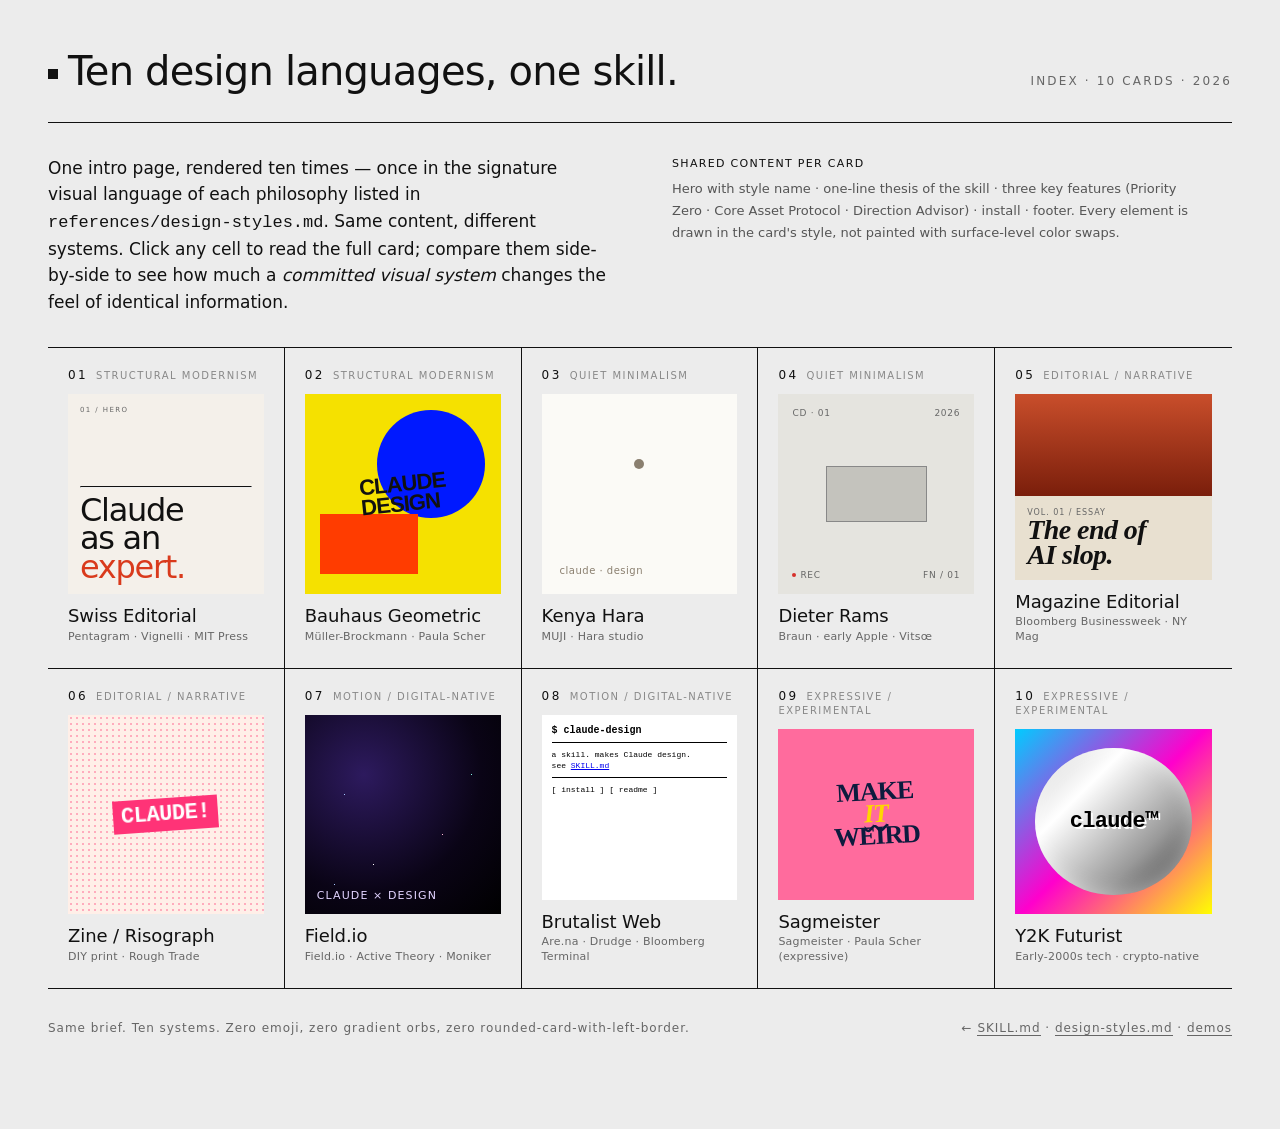
<file: .agents/skills/claude-design/demos/style-gallery/index.html>
<!doctype html>
<!--
  Ten-Style Gallery — index page
  Neutral utilitarian hub. Deliberately under-styled so the 10 cards compete visually, not the index.
-->
<html lang="en">
<head>
<meta charset="utf-8">
<meta name="viewport" content="width=device-width, initial-scale=1">
<title>Claude Design Skill · Ten design languages</title>
<link rel="preconnect" href="https://rsms.me/">
<link rel="stylesheet" href="https://rsms.me/inter/inter.css">
<style>
  * { box-sizing: border-box; }
  body {
    margin: 0; background: #ececec; color: #111;
    font-family: 'Inter', -apple-system, system-ui, sans-serif;
    font-feature-settings: 'ss01','cv11','tnum';
    -webkit-font-smoothing: antialiased;
  }
  a { color: inherit; text-decoration: none; }
  .wrap { max-width: 1440px; margin: 0 auto; padding: 48px 48px 96px; }
  header {
    display: grid; grid-template-columns: 1fr auto; align-items: baseline; gap: 24px;
    padding-bottom: 28px; border-bottom: 1px solid #111;
    margin-bottom: 0;
  }
  header h1 {
    margin: 0; font-size: 40px; font-weight: 500; letter-spacing: -0.02em;
  }
  header .mark { width: 10px; height: 10px; background: #111; display: inline-block; margin-right: 10px; vertical-align: middle; }
  header .meta { font-size: 12px; letter-spacing: 0.18em; text-transform: uppercase; color: #666; font-variant-numeric: tabular-nums; }
  .intro {
    padding: 32px 0;
    border-bottom: 1px solid #111;
    display: grid; grid-template-columns: 1fr 1fr; gap: 64px;
  }
  .intro p { margin: 0; font-size: 17px; line-height: 1.55; max-width: 640px; }
  .intro .right { font-size: 13px; color: #555; line-height: 1.7; max-width: 520px; }
  .intro .right b { color: #111; font-weight: 500; display: block; margin-bottom: 4px; text-transform: uppercase; letter-spacing: 0.12em; font-size: 11px; }

  .grid {
    display: grid; grid-template-columns: repeat(5, 1fr);
    grid-auto-rows: 320px;
    border-bottom: 1px solid #111;
  }
  .cell {
    border-right: 1px solid #111;
    padding: 20px 20px 24px;
    display: grid; grid-template-rows: auto 1fr auto;
    gap: 12px;
    position: relative;
    transition: background 120ms;
    background: #ececec;
    overflow: hidden;
    min-height: 0;
  }
  .cell:nth-child(5n) { border-right: none; }
  .cell:nth-child(n+6) { border-top: 1px solid #111; }
  .cell:hover { background: #fff; }
  .cell .n {
    font-size: 12px; letter-spacing: 0.2em; font-variant-numeric: tabular-nums; color: #111;
    font-weight: 500;
  }
  .cell .n span.school { color: #888; font-size: 10px; letter-spacing: 0.15em; text-transform: uppercase; margin-left: 8px; }
  .cell .preview {
    position: relative;
    overflow: hidden;
    min-height: 0;
  }
  .cell h3 {
    margin: 0 0 4px;
    font-size: 18px; font-weight: 500; letter-spacing: -0.005em;
    line-height: 1.1;
  }
  .cell .flag { font-size: 11px; color: #666; letter-spacing: 0.02em; line-height: 1.3; }

  /* Each preview rendered in-cell as miniature of the style's DNA */
  /* 01 Swiss Editorial */
  .p-swiss {
    background: #f4f0ea; padding: 12px;
    display: flex; flex-direction: column; justify-content: space-between;
  }
  .p-swiss .t { font-size: 32px; font-weight: 400; letter-spacing: -0.04em; color: #111; line-height: 0.9; }
  .p-swiss .t em { font-style: normal; color: #d93a1c; }
  .p-swiss .rule { border-top: 1px solid #111; margin: 8px 0; }
  .p-swiss .cap { font-size: 7px; letter-spacing: 0.2em; text-transform: uppercase; color: #666; }

  /* 02 Bauhaus */
  .p-bauhaus {
    background: #f5e100; padding: 10px; display: flex; align-items: center; justify-content: center;
    position: relative;
  }
  .p-bauhaus::before {
    content: ''; width: 55%; aspect-ratio: 1; border-radius: 50%;
    background: #0019ff; position: absolute; top: 8%; right: 8%;
  }
  .p-bauhaus::after {
    content: ''; width: 50%; height: 30%;
    background: #ff3c00; position: absolute; bottom: 10%; left: 8%;
  }
  .p-bauhaus .t { position: relative; z-index: 2; color: #111; font-weight: 700; font-size: 22px; letter-spacing: -0.04em; font-family: 'Futura', 'Inter', sans-serif; line-height: 0.9; transform: rotate(-6deg); }

  /* 03 Kenya Hara */
  .p-hara {
    background: #fbfaf6; padding: 18px; display: flex; flex-direction: column; justify-content: flex-end;
    position: relative;
  }
  .p-hara::before {
    content: ''; position: absolute; top: 35%; left: 50%; transform: translate(-50%, -50%);
    width: 10px; height: 10px; border-radius: 50%; background: #8a7f6f;
  }
  .p-hara .t { font-size: 10px; color: #8a7f6f; letter-spacing: 0.05em; font-weight: 400; }

  /* 04 Dieter Rams */
  .p-rams {
    background: #e5e4df; padding: 14px; display: flex; flex-direction: column; justify-content: space-between;
    color: #2a2a2a;
  }
  .p-rams .box { width: 60%; aspect-ratio: 1.8; background: #c4c3bd; align-self: center; border: 1px solid #888; }
  .p-rams .label { font-size: 9px; letter-spacing: 0.08em; color: #666; display: flex; justify-content: space-between; font-variant-numeric: tabular-nums; }
  .p-rams .dot { width: 4px; height: 4px; background: #d6302b; border-radius: 50%; display: inline-block; vertical-align: middle; margin-right: 4px; }

  /* 05 Magazine Editorial */
  .p-mag {
    background: #e8e0d0; padding: 12px; display: flex; flex-direction: column; justify-content: flex-end;
    position: relative;
  }
  .p-mag::before {
    content: ''; position: absolute; top: 0; left: 0; right: 0; height: 55%;
    background: linear-gradient(180deg, #c94e2b, #7a1e0b);
  }
  .p-mag .t {
    font-family: Georgia, 'Times New Roman', serif;
    font-size: 28px; font-weight: 700; letter-spacing: -0.02em; color: #111; line-height: 0.9;
    font-style: italic;
    position: relative; z-index: 2;
  }
  .p-mag .by { font-size: 8px; letter-spacing: 0.12em; color: #666; text-transform: uppercase; position: relative; z-index: 2; margin-top: 4px; }

  /* 06 Zine / Risograph */
  .p-zine {
    background: #ffefe8; padding: 10px;
    position: relative; overflow: hidden;
    display: flex; align-items: center; justify-content: center;
  }
  .p-zine::before {
    content: ''; position: absolute; inset: 0;
    background-image: radial-gradient(circle, #ff3377 1px, transparent 1px);
    background-size: 6px 6px;
    mix-blend-mode: multiply;
    opacity: 0.35;
  }
  .p-zine .t {
    font-family: 'Courier New', monospace; font-weight: 700; color: #00546b;
    font-size: 22px; transform: rotate(-4deg); letter-spacing: -0.02em;
    position: relative; z-index: 2;
    background: #ff3377; padding: 4px 8px; color: #fff;
  }

  /* 07 Field.io */
  .p-field {
    background: radial-gradient(circle at 30% 30%, #2d1a5e 0%, #0a0416 60%, #000 100%);
    padding: 12px;
    display: flex; flex-direction: column; justify-content: flex-end;
    position: relative; overflow: hidden;
  }
  .p-field::before {
    content: ''; position: absolute; inset: 0;
    background-image:
      radial-gradient(1px 1px at 20% 40%, #a7c8ff 50%, transparent 50%),
      radial-gradient(1px 1px at 50% 20%, #e2d4ff 50%, transparent 50%),
      radial-gradient(1px 1px at 70% 60%, #ffb8d4 50%, transparent 50%),
      radial-gradient(1px 1px at 85% 30%, #7ff5e4 50%, transparent 50%),
      radial-gradient(1px 1px at 35% 75%, #ffffff 50%, transparent 50%),
      radial-gradient(1px 1px at 15% 85%, #a7c8ff 50%, transparent 50%);
  }
  .p-field .t { font-size: 11px; color: #e2d4ff; letter-spacing: 0.1em; position: relative; z-index: 2; font-weight: 300; }

  /* 08 Brutalist Web */
  .p-brut {
    background: #fff; padding: 10px;
    font-family: 'JetBrains Mono', 'Courier New', monospace;
    color: #000;
    display: flex; flex-direction: column; gap: 4px;
    overflow: hidden;
  }
  .p-brut .l1 { font-size: 10px; font-weight: 700; }
  .p-brut .l2 { font-size: 8px; line-height: 1.4; }
  .p-brut .l2 u { color: #0000ee; text-decoration: underline; }
  .p-brut .hr { border-top: 1px solid #000; margin: 2px 0; }

  /* 09 Sagmeister */
  .p-sag {
    background: #ff6b9d; padding: 10px;
    position: relative; overflow: hidden;
    display: flex; align-items: center; justify-content: center;
  }
  .p-sag .t {
    font-family: Georgia, serif; font-weight: 900;
    color: #0d1b3e; font-size: 26px; line-height: 0.85;
    letter-spacing: -0.04em; text-align: center;
    transform: rotate(-3deg);
  }
  .p-sag .t em { font-style: italic; color: #ffd700; text-decoration: underline wavy #0d1b3e; }

  /* 10 Y2K Futurist */
  .p-y2k {
    background: linear-gradient(135deg, #0cf 0%, #f0c 50%, #ff0 100%);
    padding: 10px;
    position: relative; overflow: hidden;
    display: flex; align-items: center; justify-content: center;
  }
  .p-y2k::before {
    content: ''; position: absolute; inset: 10%;
    border-radius: 50%;
    background: linear-gradient(135deg, #ccc 0%, #fff 30%, #999 70%, #333 100%);
    box-shadow: inset 0 0 20px rgba(255,255,255,0.5);
  }
  .p-y2k .t {
    position: relative; z-index: 2;
    font-family: 'Courier New', monospace;
    font-size: 22px; font-weight: 700;
    color: #000; letter-spacing: -0.03em;
    text-shadow: 2px 2px 0 #fff;
  }

  footer {
    padding: 32px 0 0; font-size: 12px; color: #666;
    display: grid; grid-template-columns: 1fr auto; gap: 24px; align-items: baseline;
    letter-spacing: 0.08em;
  }
  footer a { border-bottom: 1px solid #666; }
  footer a:hover { color: #111; border-bottom-color: #111; }

  @media (max-width: 1100px) {
    .grid { grid-template-columns: repeat(2, 1fr); grid-auto-rows: 300px; }
    .cell:nth-child(5n) { border-right: 1px solid #111; }
    .cell:nth-child(2n) { border-right: none; }
    .cell:nth-child(n+3) { border-top: 1px solid #111; }
    .intro { grid-template-columns: 1fr; }
  }
  @media (max-width: 600px) {
    .wrap { padding: 24px 16px 48px; }
    header h1 { font-size: 28px; }
    .grid { grid-template-columns: 1fr; grid-auto-rows: 260px; }
    .cell { border-right: none !important; }
    .cell + .cell { border-top: 1px solid #111 !important; }
  }
</style>
</head>
<body>
<div class="wrap">
  <header>
    <h1><span class="mark"></span>Ten design languages, one skill.</h1>
    <div class="meta">INDEX · 10 CARDS · 2026</div>
  </header>

  <div class="intro">
    <p>
      One intro page, rendered ten times — once in the signature visual language of each philosophy
      listed in <code>references/design-styles.md</code>. Same content, different systems.
      Click any cell to read the full card; compare them side-by-side to see how much a
      <i>committed visual system</i> changes the feel of identical information.
    </p>
    <div class="right">
      <b>Shared content per card</b>
      Hero with style name · one-line thesis of the skill · three key features
      (Priority Zero · Core Asset Protocol · Direction Advisor) · install · footer.
      Every element is drawn in the card's style, not painted with surface-level color swaps.
    </div>
  </div>

  <nav class="grid">

    <a href="01-swiss-editorial.html" class="cell">
      <div class="n">01<span class="school">Structural modernism</span></div>
      <div class="preview p-swiss">
        <div class="cap">01 / Hero</div>
        <div>
          <hr class="rule">
          <div class="t">Claude<br>as an <em>expert.</em></div>
        </div>
      </div>
      <div>
        <h3>Swiss Editorial</h3>
        <div class="flag">Pentagram · Vignelli · MIT Press</div>
      </div>
    </a>

    <a href="02-bauhaus-geometric.html" class="cell">
      <div class="n">02<span class="school">Structural modernism</span></div>
      <div class="preview p-bauhaus">
        <div class="t">CLAUDE<br>DESIGN</div>
      </div>
      <div>
        <h3>Bauhaus Geometric</h3>
        <div class="flag">Müller-Brockmann · Paula Scher</div>
      </div>
    </a>

    <a href="03-kenya-hara.html" class="cell">
      <div class="n">03<span class="school">Quiet minimalism</span></div>
      <div class="preview p-hara">
        <div class="t">claude · design</div>
      </div>
      <div>
        <h3>Kenya Hara</h3>
        <div class="flag">MUJI · Hara studio</div>
      </div>
    </a>

    <a href="04-dieter-rams.html" class="cell">
      <div class="n">04<span class="school">Quiet minimalism</span></div>
      <div class="preview p-rams">
        <div class="label"><span>CD · 01</span><span>2026</span></div>
        <div class="box"></div>
        <div class="label"><span><span class="dot"></span>REC</span><span>FN / 01</span></div>
      </div>
      <div>
        <h3>Dieter Rams</h3>
        <div class="flag">Braun · early Apple · Vitsœ</div>
      </div>
    </a>

    <a href="05-magazine-editorial.html" class="cell">
      <div class="n">05<span class="school">Editorial / narrative</span></div>
      <div class="preview p-mag">
        <div class="by">Vol. 01 / Essay</div>
        <div class="t">The end of<br>AI slop.</div>
      </div>
      <div>
        <h3>Magazine Editorial</h3>
        <div class="flag">Bloomberg Businessweek · NY Mag</div>
      </div>
    </a>

    <a href="06-zine-risograph.html" class="cell">
      <div class="n">06<span class="school">Editorial / narrative</span></div>
      <div class="preview p-zine">
        <div class="t">CLAUDE!</div>
      </div>
      <div>
        <h3>Zine / Risograph</h3>
        <div class="flag">DIY print · Rough Trade</div>
      </div>
    </a>

    <a href="07-field-io.html" class="cell">
      <div class="n">07<span class="school">Motion / digital-native</span></div>
      <div class="preview p-field">
        <div class="t">CLAUDE × DESIGN</div>
      </div>
      <div>
        <h3>Field.io</h3>
        <div class="flag">Field.io · Active Theory · Moniker</div>
      </div>
    </a>

    <a href="08-brutalist-web.html" class="cell">
      <div class="n">08<span class="school">Motion / digital-native</span></div>
      <div class="preview p-brut">
        <div class="l1">$ claude-design</div>
        <div class="hr"></div>
        <div class="l2">a skill. makes Claude design.<br>see <u>SKILL.md</u></div>
        <div class="hr"></div>
        <div class="l2">[ install ] [ readme ]</div>
      </div>
      <div>
        <h3>Brutalist Web</h3>
        <div class="flag">Are.na · Drudge · Bloomberg Terminal</div>
      </div>
    </a>

    <a href="09-sagmeister.html" class="cell">
      <div class="n">09<span class="school">Expressive / experimental</span></div>
      <div class="preview p-sag">
        <div class="t">MAKE<br><em>IT</em><br>WEIRD</div>
      </div>
      <div>
        <h3>Sagmeister</h3>
        <div class="flag">Sagmeister · Paula Scher (expressive)</div>
      </div>
    </a>

    <a href="10-y2k-futurist.html" class="cell">
      <div class="n">10<span class="school">Expressive / experimental</span></div>
      <div class="preview p-y2k">
        <div class="t">claude™</div>
      </div>
      <div>
        <h3>Y2K Futurist</h3>
        <div class="flag">Early-2000s tech · crypto-native</div>
      </div>
    </a>

  </nav>

  <footer>
    <div>Same brief. Ten systems. Zero emoji, zero gradient orbs, zero rounded-card-with-left-border.</div>
    <div>← <a href="../../SKILL.md">SKILL.md</a> · <a href="../../references/design-styles.md">design-styles.md</a> · <a href="../README.md">demos</a></div>
  </footer>
</div>
</body>
</html>
</file>
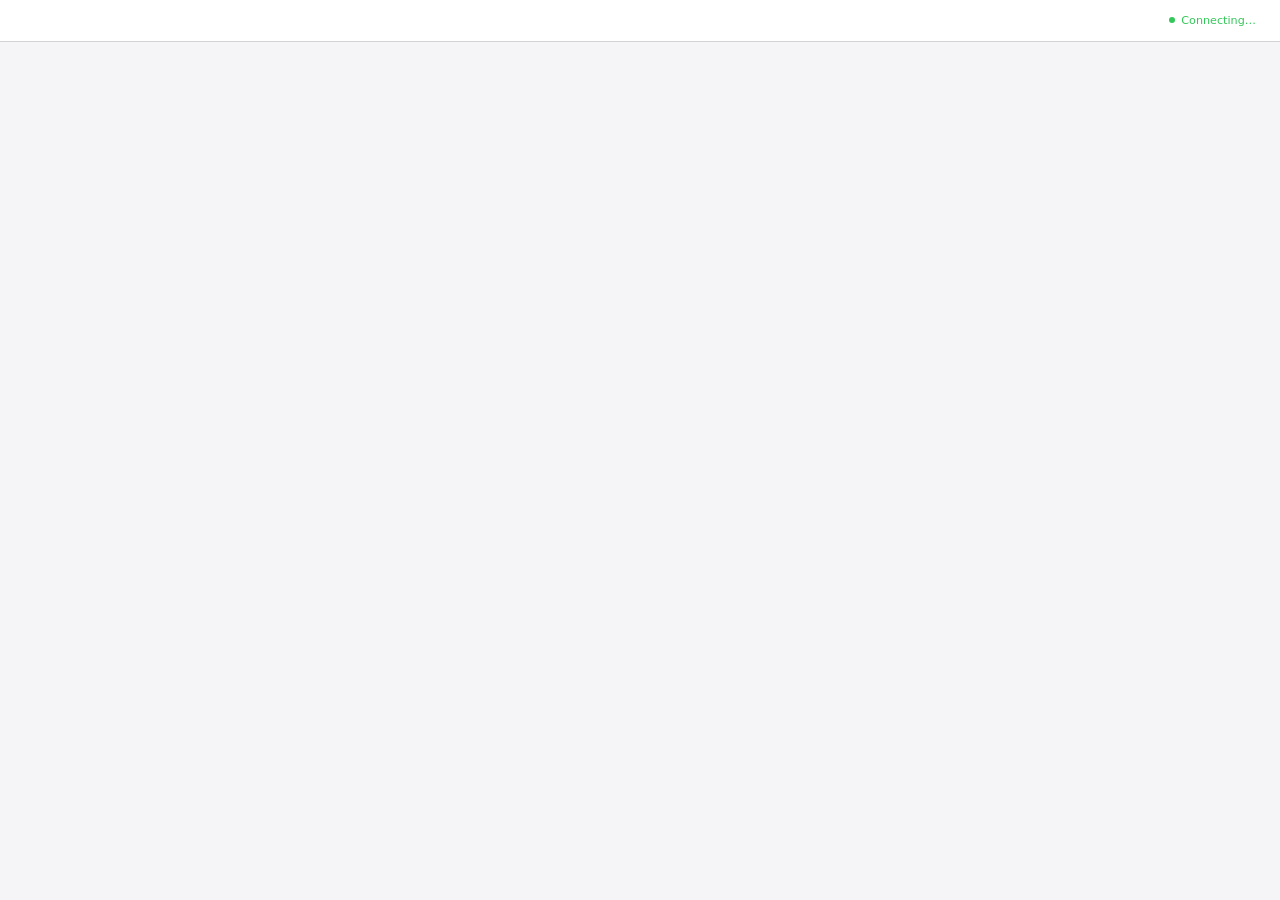
<file: .agents/skills/brainstorming/scripts/frame-template.html>
<!DOCTYPE html>
<html>
<head>
  <meta charset="utf-8">
  <title>Superpowers Brainstorming</title>
  <style>
    /*
     * BRAINSTORM COMPANION FRAME TEMPLATE
     *
     * This template provides a consistent frame with:
     * - OS-aware light/dark theming
     * - Header branding and connection status
     * - Scrollable main content area
     * - CSS helpers for common UI patterns
     *
     * Content is injected via placeholder comment in #frame-content.
     */

    * { box-sizing: border-box; margin: 0; padding: 0; }
    html, body { height: 100%; overflow: hidden; }

    /* ===== THEME VARIABLES ===== */
    :root {
      --bg-primary: #f5f5f7;
      --bg-secondary: #ffffff;
      --bg-tertiary: #e5e5e7;
      --border: #d1d1d6;
      --text-primary: #1d1d1f;
      --text-secondary: #86868b;
      --text-tertiary: #aeaeb2;
      --accent: #0071e3;
      --accent-hover: #0077ed;
      --success: #34c759;
      --warning: #ff9f0a;
      --error: #ff3b30;
      --selected-bg: #e8f4fd;
      --selected-border: #0071e3;
    }

    @media (prefers-color-scheme: dark) {
      :root {
        --bg-primary: #1d1d1f;
        --bg-secondary: #2d2d2f;
        --bg-tertiary: #3d3d3f;
        --border: #424245;
        --text-primary: #f5f5f7;
        --text-secondary: #86868b;
        --text-tertiary: #636366;
        --accent: #0a84ff;
        --accent-hover: #409cff;
        --selected-bg: rgba(10, 132, 255, 0.15);
        --selected-border: #0a84ff;
      }
    }

    body {
      font-family: system-ui, -apple-system, BlinkMacSystemFont, sans-serif;
      background: var(--bg-primary);
      color: var(--text-primary);
      display: flex;
      flex-direction: column;
      line-height: 1.5;
    }

    /* ===== FRAME STRUCTURE ===== */
    .brand { display: flex; align-items: center; min-width: 0; overflow: hidden; color: var(--text-secondary); line-height: 1; }
    .brand a { color: inherit; text-decoration: none; display: flex; align-items: center; gap: 0.5rem; min-width: 0; max-width: 100%; line-height: 1; }
    .brand-copy { display: block; min-width: 0; overflow: hidden; text-overflow: ellipsis; white-space: nowrap; line-height: 1; transform: translateY(-1px); }
    .brand-logo { display: block; height: 1em; width: auto; max-width: 180px; flex-shrink: 0; filter: invert(1); }
    @media (prefers-color-scheme: dark) {
      .brand-logo { filter: none; }
    }
    .status { font-size: 0.7rem; color: var(--status-color, var(--success)); display: flex; align-items: center; gap: 0.4rem; justify-self: end; white-space: nowrap; line-height: 1; }
    .status::before { content: ''; width: 6px; height: 6px; background: var(--status-color, var(--success)); border-radius: 50%; }

    .main { flex: 1; overflow-y: auto; }
    #frame-content { padding: 2rem; min-height: 100%; }

    .header {
      background: var(--bg-secondary);
      border-bottom: 1px solid var(--border);
      padding: 0.5rem 1.5rem;
      flex-shrink: 0;
      display: grid;
      grid-template-columns: minmax(0, 1fr) auto;
      align-items: center;
      gap: 1rem;
      min-height: 42px;
    }
    .header .brand { justify-self: start; width: 100%; font-size: 0.75rem; line-height: 1; }
    .header .status { grid-column: 2; line-height: 1; }
    .header span {
      font-size: 0.75rem;
      color: var(--text-secondary);
    }
    .header .selected-text {
      color: var(--accent);
      font-weight: 500;
    }

    /* ===== TYPOGRAPHY ===== */
    h2 { font-size: 1.5rem; font-weight: 600; margin-bottom: 0.5rem; }
    h3 { font-size: 1.1rem; font-weight: 600; margin-bottom: 0.25rem; }
    .subtitle { color: var(--text-secondary); margin-bottom: 1.5rem; }
    .section { margin-bottom: 2rem; }
    .label { font-size: 0.7rem; color: var(--text-secondary); text-transform: uppercase; letter-spacing: 0.05em; margin-bottom: 0.5rem; }

    /* ===== OPTIONS (for A/B/C choices) ===== */
    .options { display: flex; flex-direction: column; gap: 0.75rem; }
    .option {
      background: var(--bg-secondary);
      border: 2px solid var(--border);
      border-radius: 12px;
      padding: 1rem 1.25rem;
      cursor: pointer;
      transition: all 0.15s ease;
      display: flex;
      align-items: flex-start;
      gap: 1rem;
    }
    .option:hover { border-color: var(--accent); }
    .option.selected { background: var(--selected-bg); border-color: var(--selected-border); }
    .option .letter {
      background: var(--bg-tertiary);
      color: var(--text-secondary);
      width: 1.75rem; height: 1.75rem;
      border-radius: 6px;
      display: flex; align-items: center; justify-content: center;
      font-weight: 600; font-size: 0.85rem; flex-shrink: 0;
    }
    .option.selected .letter { background: var(--accent); color: white; }
    .option .content { flex: 1; }
    .option .content h3 { font-size: 0.95rem; margin-bottom: 0.15rem; }
    .option .content p { color: var(--text-secondary); font-size: 0.85rem; margin: 0; }

    /* ===== CARDS (for showing designs/mockups) ===== */
    .cards { display: grid; grid-template-columns: repeat(auto-fit, minmax(280px, 1fr)); gap: 1rem; }
    .card {
      background: var(--bg-secondary);
      border: 1px solid var(--border);
      border-radius: 12px;
      overflow: hidden;
      cursor: pointer;
      transition: all 0.15s ease;
    }
    .card:hover { border-color: var(--accent); transform: translateY(-2px); box-shadow: 0 4px 12px rgba(0,0,0,0.1); }
    .card.selected { border-color: var(--selected-border); border-width: 2px; }
    .card-image { background: var(--bg-tertiary); aspect-ratio: 16/10; display: flex; align-items: center; justify-content: center; }
    .card-body { padding: 1rem; }
    .card-body h3 { margin-bottom: 0.25rem; }
    .card-body p { color: var(--text-secondary); font-size: 0.85rem; }

    /* ===== MOCKUP CONTAINER ===== */
    .mockup {
      background: var(--bg-secondary);
      border: 1px solid var(--border);
      border-radius: 12px;
      overflow: hidden;
      margin-bottom: 1.5rem;
    }
    .mockup-header {
      background: var(--bg-tertiary);
      padding: 0.5rem 1rem;
      font-size: 0.75rem;
      color: var(--text-secondary);
      border-bottom: 1px solid var(--border);
    }
    .mockup-body { padding: 1.5rem; }

    /* ===== SPLIT VIEW (side-by-side comparison) ===== */
    .split { display: grid; grid-template-columns: 1fr 1fr; gap: 1.5rem; }
    @media (max-width: 700px) { .split { grid-template-columns: 1fr; } }

    /* ===== PROS/CONS ===== */
    .pros-cons { display: grid; grid-template-columns: 1fr 1fr; gap: 1rem; margin: 1rem 0; }
    .pros, .cons { background: var(--bg-secondary); border-radius: 8px; padding: 1rem; }
    .pros h4 { color: var(--success); font-size: 0.85rem; margin-bottom: 0.5rem; }
    .cons h4 { color: var(--error); font-size: 0.85rem; margin-bottom: 0.5rem; }
    .pros ul, .cons ul { margin-left: 1.25rem; font-size: 0.85rem; color: var(--text-secondary); }
    .pros li, .cons li { margin-bottom: 0.25rem; }

    /* ===== PLACEHOLDER (for mockup areas) ===== */
    .placeholder {
      background: var(--bg-tertiary);
      border: 2px dashed var(--border);
      border-radius: 8px;
      padding: 2rem;
      text-align: center;
      color: var(--text-tertiary);
    }

    /* ===== INLINE MOCKUP ELEMENTS ===== */
    .mock-nav { background: var(--accent); color: white; padding: 0.75rem 1rem; display: flex; gap: 1.5rem; font-size: 0.9rem; }
    .mock-sidebar { background: var(--bg-tertiary); padding: 1rem; min-width: 180px; }
    .mock-content { padding: 1.5rem; flex: 1; }
    .mock-button { background: var(--accent); color: white; border: none; padding: 0.5rem 1rem; border-radius: 6px; font-size: 0.85rem; }
    .mock-input { background: var(--bg-primary); border: 1px solid var(--border); border-radius: 6px; padding: 0.5rem; width: 100%; }
  </style>
</head>
<body>
  <div class="header">
    <!-- BRANDING -->
    <div class="status">Connecting…</div>
  </div>

  <div class="main">
    <div id="frame-content">
      <!-- CONTENT -->
    </div>
  </div>

</body>
</html>
</file>
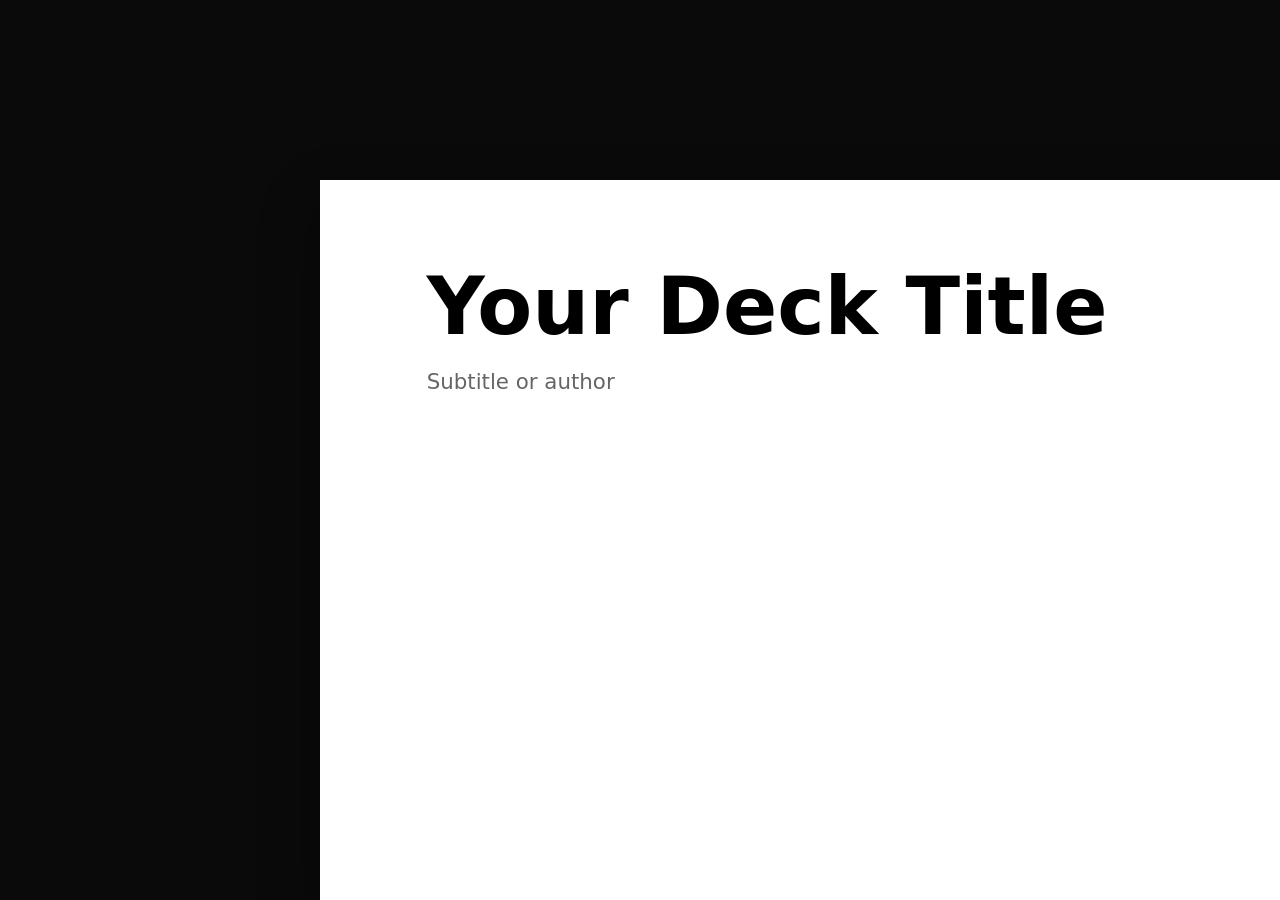
<file: .agents/skills/claude-design/assets/deck-stage.html>
<!doctype html>
<!--
  Minimal slide-deck scaffold.
  - Fixed 1920×1080 canvas that scales to fit any viewport
  - Letterboxed on black background
  - Arrow keys, click targets, and visible prev/next
  - 1-indexed slide counter
  - localStorage persistence of slide index
  - Speaker-notes sync via postMessage (if present)
  - Print-to-PDF: each slide becomes one page

  Usage:
  1. Replace <section> contents with your slides. Keep data-screen-label 1-indexed.
  2. Optional: add a <script type="application/json" id="speaker-notes"> block
     with one string per slide for speaker notes.
  3. Customize the styles inside .slide to taste. Body text ≥ 24px, headers ≥ 64px.
-->
<html lang="en">
<head>
  <meta charset="utf-8">
  <title>Deck</title>
  <style>
    :root { --stage-bg: #0a0a0a; }
    * { box-sizing: border-box; }
    html, body { margin: 0; padding: 0; height: 100%; overflow: hidden; background: var(--stage-bg); font-family: system-ui, sans-serif; }

    .stage {
      position: fixed; inset: 0; display: grid; place-items: center;
    }
    .canvas {
      width: 1920px; height: 1080px;
      transform-origin: center center;
      position: relative;
      background: white;
      box-shadow: 0 40px 80px rgba(0,0,0,0.4);
    }
    .slide {
      position: absolute; inset: 0;
      display: none;
      padding: 120px 160px;
    }
    .slide.active { display: block; }

    .chrome {
      position: fixed; z-index: 10;
      display: flex; gap: 12px; align-items: center;
      color: white; font-size: 14px;
    }
    .chrome.bottom { bottom: 20px; left: 50%; transform: translateX(-50%); }
    .chrome button {
      background: rgba(255,255,255,0.1); color: white; border: 1px solid rgba(255,255,255,0.2);
      padding: 10px 16px; border-radius: 6px; font: inherit; cursor: pointer;
    }
    .chrome button:hover { background: rgba(255,255,255,0.2); }
    .counter { opacity: 0.6; min-width: 60px; text-align: center; }

    @media print {
      @page { size: 1920px 1080px; margin: 0; }
      html, body { background: white; }
      .stage { position: static; display: block; height: auto; }
      .canvas { transform: none !important; width: 1920px; height: 1080px; box-shadow: none; page-break-after: always; }
      .slide { display: block !important; }
      .chrome { display: none; }
    }
  </style>
</head>
<body>
  <div class="stage">
    <div class="canvas" id="canvas">

      <!-- SLIDE 1 -->
      <section class="slide active" data-screen-label="01 Title">
        <h1 style="font-size: 120px; font-weight: 700; margin: 0;">Your Deck Title</h1>
        <p style="font-size: 32px; opacity: 0.6; margin-top: 24px;">Subtitle or author</p>
      </section>

      <!-- SLIDE 2 -->
      <section class="slide" data-screen-label="02 Content">
        <h2 style="font-size: 72px; font-weight: 600; margin: 0 0 48px;">Section heading</h2>
        <p style="font-size: 32px; line-height: 1.4; max-width: 1200px;">
          Body copy here. Keep text ≥ 24px on 1920×1080 slides. Prefer fewer words, bigger visuals.
        </p>
      </section>

      <!-- Add more <section class="slide"> elements here -->

    </div>
  </div>

  <nav class="chrome bottom">
    <button id="prev">← Prev</button>
    <span class="counter" id="counter">1/1</span>
    <button id="next">Next →</button>
  </nav>

  <!-- Optional: speaker notes. One string per slide, in order. Delete if unused. -->
  <script type="application/json" id="speaker-notes">
    []
  </script>

  <script>
    (() => {
      const canvas = document.getElementById('canvas');
      const slides = [...document.querySelectorAll('.slide')];
      const counter = document.getElementById('counter');
      const prev = document.getElementById('prev');
      const next = document.getElementById('next');

      const notesEl = document.getElementById('speaker-notes');
      const notes = notesEl ? JSON.parse(notesEl.textContent || '[]') : [];

      const STORAGE_KEY = 'deck-slide-index';
      let idx = Number(localStorage.getItem(STORAGE_KEY)) || 0;
      if (idx < 0 || idx >= slides.length) idx = 0;

      function go(to) {
        idx = Math.max(0, Math.min(slides.length - 1, to));
        slides.forEach((s, i) => s.classList.toggle('active', i === idx));
        counter.textContent = `${idx + 1}/${slides.length}`;
        localStorage.setItem(STORAGE_KEY, String(idx));
        // Sync speaker notes / let host know the slide changed
        try { window.parent.postMessage({ slideIndexChanged: idx, note: notes[idx] ?? '' }, '*'); } catch {}
      }

      function fit() {
        const sx = window.innerWidth / 1920;
        const sy = window.innerHeight / 1080;
        const scale = Math.min(sx, sy);
        canvas.style.transform = `scale(${scale})`;
      }

      prev.addEventListener('click', () => go(idx - 1));
      next.addEventListener('click', () => go(idx + 1));
      document.addEventListener('keydown', (e) => {
        if (e.key === 'ArrowLeft' || e.key === 'PageUp') go(idx - 1);
        if (e.key === 'ArrowRight' || e.key === 'PageDown' || e.key === ' ') go(idx + 1);
        if (e.key === 'Home') go(0);
        if (e.key === 'End') go(slides.length - 1);
      });
      window.addEventListener('resize', fit);

      fit();
      go(idx);
    })();
  </script>
</body>
</html>
</file>
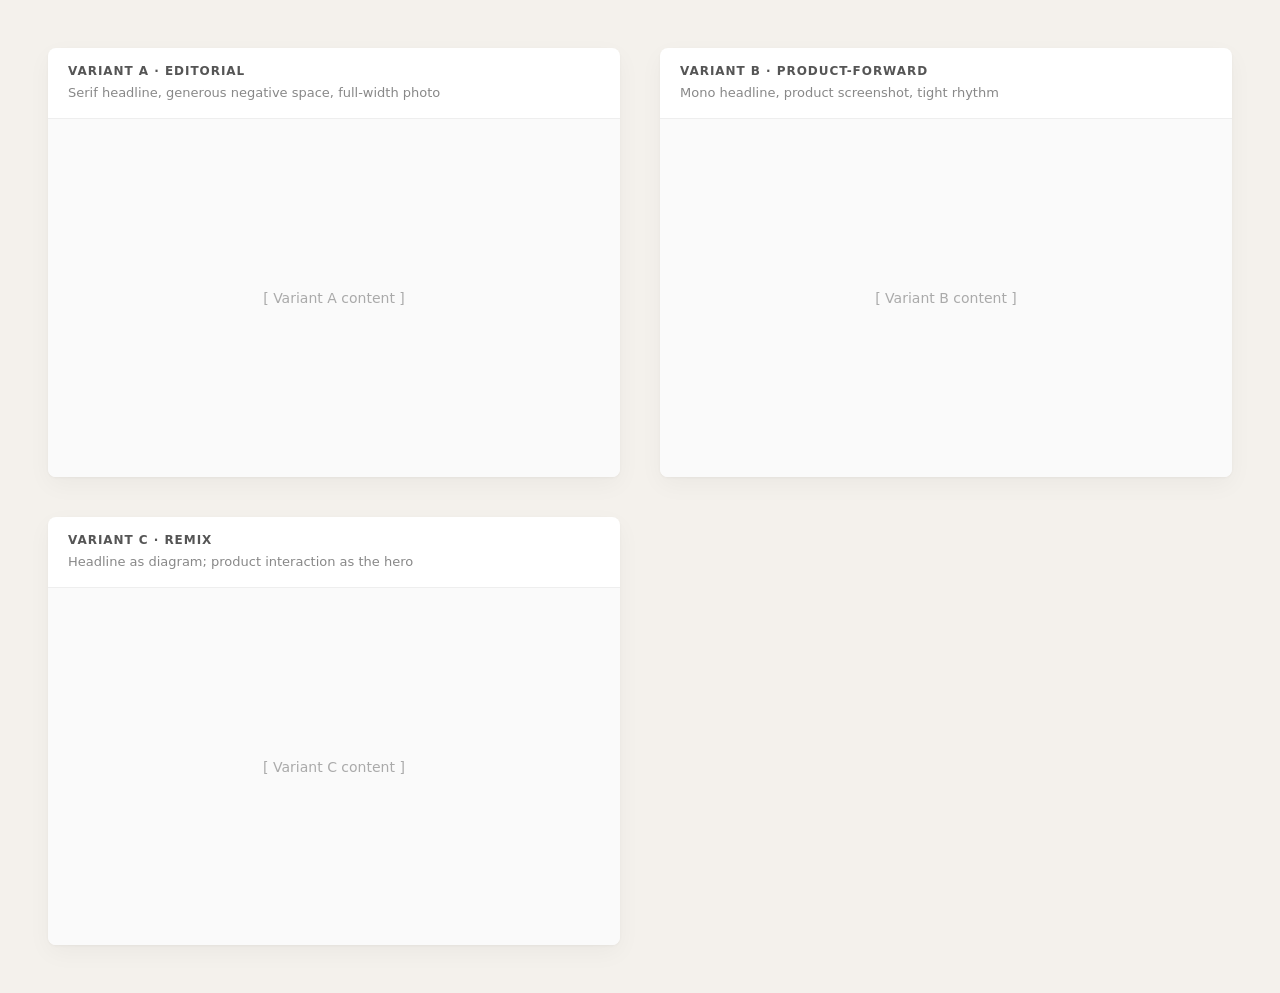
<file: .agents/skills/claude-design/assets/design-canvas.html>
<!doctype html>
<!--
  Design-canvas scaffold — for presenting multiple static variants side-by-side.

  Usage: duplicate the .cell blocks inside .canvas. Each cell gets:
  - A short variant label ("Variant A · Editorial")
  - A one-line description of what's being explored
  - The actual variant content inside .cell-body

  Rules:
  - Keep cells the same size so variants are directly comparable.
  - Use a neutral canvas background (cream / light grey) so variant colors read correctly.
  - 2–3 columns is usually right; 4+ gets too small to evaluate.
-->
<html lang="en">
<head>
  <meta charset="utf-8">
  <title>Design canvas</title>
  <style>
    * { box-sizing: border-box; }
    html, body { margin: 0; padding: 0; font-family: system-ui, sans-serif; background: #f4f1ec; }
    .canvas {
      display: grid;
      grid-template-columns: repeat(2, 1fr);
      gap: 40px;
      padding: 48px;
      max-width: 1440px;
      margin: 0 auto;
    }
    .cell {
      background: white;
      border-radius: 8px;
      overflow: hidden;
      box-shadow: 0 1px 3px rgba(0,0,0,0.04), 0 8px 24px rgba(0,0,0,0.04);
    }
    .cell-label {
      padding: 16px 20px;
      border-bottom: 1px solid #eee;
    }
    .cell-label h3 {
      margin: 0;
      font-size: 12px;
      letter-spacing: 0.08em;
      text-transform: uppercase;
      color: #555;
      font-weight: 600;
    }
    .cell-label p {
      margin: 6px 0 0;
      font-size: 13px;
      color: #888;
      line-height: 1.4;
    }
    .cell-body {
      aspect-ratio: 16 / 10;
      display: grid;
      place-items: center;
      padding: 40px;
      background: #fafafa;
    }
    .placeholder {
      text-align: center;
      color: #aaa;
      font-size: 14px;
    }
  </style>
</head>
<body>
  <main class="canvas">

    <section class="cell">
      <header class="cell-label">
        <h3>Variant A · Editorial</h3>
        <p>Serif headline, generous negative space, full-width photo</p>
      </header>
      <div class="cell-body">
        <div class="placeholder">[ Variant A content ]</div>
      </div>
    </section>

    <section class="cell">
      <header class="cell-label">
        <h3>Variant B · Product-forward</h3>
        <p>Mono headline, product screenshot, tight rhythm</p>
      </header>
      <div class="cell-body">
        <div class="placeholder">[ Variant B content ]</div>
      </div>
    </section>

    <section class="cell">
      <header class="cell-label">
        <h3>Variant C · Remix</h3>
        <p>Headline as diagram; product interaction as the hero</p>
      </header>
      <div class="cell-body">
        <div class="placeholder">[ Variant C content ]</div>
      </div>
    </section>

    <!-- Add more .cell blocks as needed -->

  </main>
</body>
</html>
</file>
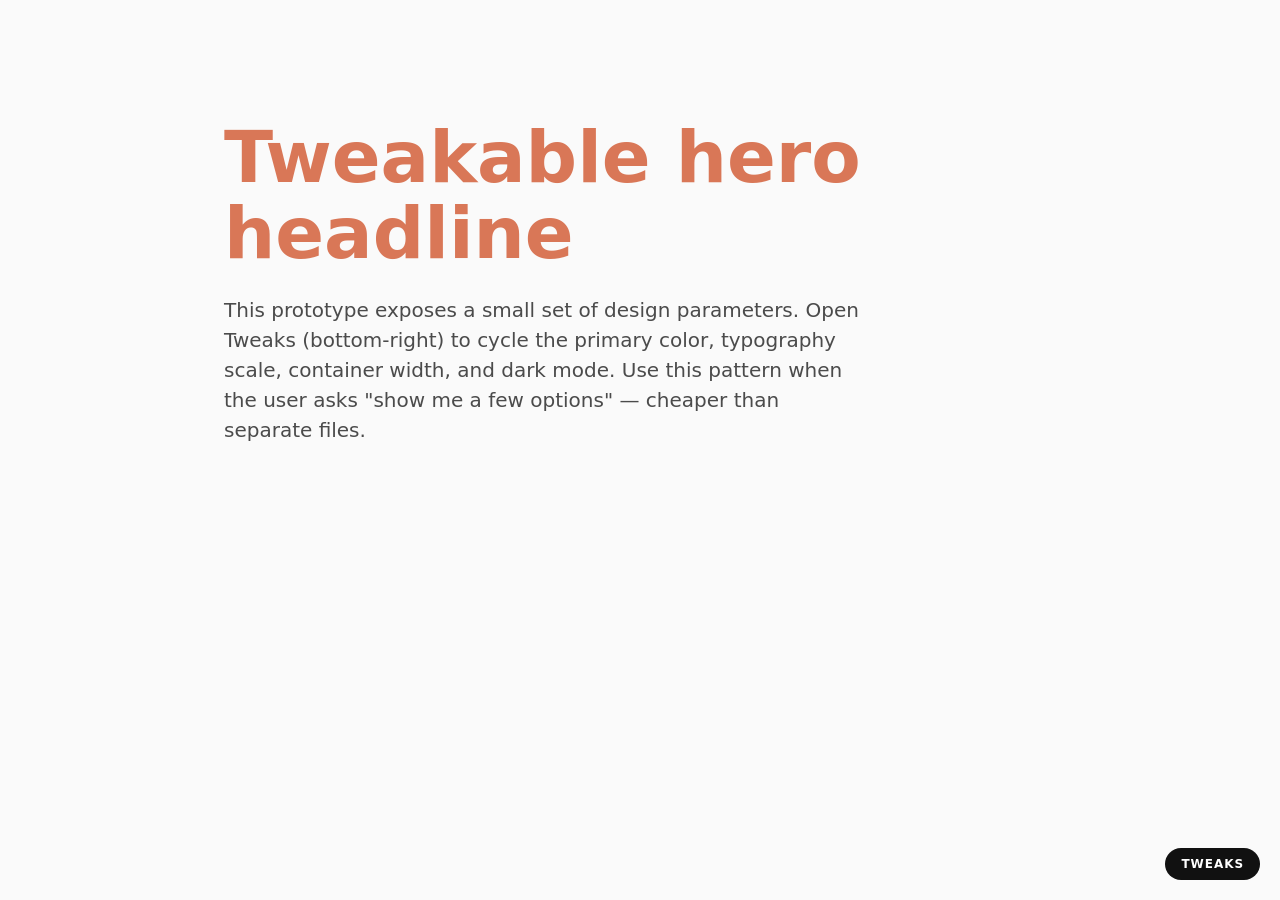
<file: .agents/skills/claude-design/assets/tweaks-starter.html>
<!doctype html>
<!--
  Tweaks starter — standalone (localStorage-backed, no host integration).

  This is the fallback shape when you don't have a host-provided Tweaks toolbar.
  If the host does support it (e.g., Claude.ai artifact viewer), switch from
  localStorage persistence to `postMessage({type: '__edit_mode_set_keys', ...})`
  and gate visibility on `__activate_edit_mode` / `__deactivate_edit_mode`.
  See references/variations-and-tweaks.md.
-->
<html lang="en">
<head>
  <meta charset="utf-8">
  <title>Prototype with Tweaks</title>
  <style>
    * { box-sizing: border-box; }
    body {
      margin: 0;
      font-family: system-ui, sans-serif;
      background: var(--bg, #fafafa);
      color: var(--fg, #111);
      transition: background 0.2s, color 0.2s;
    }
    body[data-dark="true"] {
      --bg: #0a0a0a;
      --fg: #f5f5f5;
    }
    .hero {
      padding: 120px 64px;
      max-width: var(--container, 960px);
      margin: 0 auto;
    }
    .hero h1 {
      font-size: var(--h1, 72px);
      line-height: 1.05;
      margin: 0 0 24px;
      color: var(--primary, #d97757);
    }
    .hero p {
      font-size: 20px;
      line-height: 1.5;
      max-width: 640px;
      opacity: 0.75;
    }

    /* Tweaks panel */
    .tweaks-panel {
      position: fixed; bottom: 20px; right: 20px;
      background: white; color: #111;
      border-radius: 10px; padding: 16px;
      box-shadow: 0 20px 40px rgba(0,0,0,0.12);
      font-size: 13px; font-family: system-ui, sans-serif;
      width: 260px;
      z-index: 100;
      display: none;  /* toggled by the button below */
    }
    .tweaks-panel.open { display: block; }
    .tweaks-panel h2 {
      margin: 0 0 12px; font-size: 13px; font-weight: 600;
      text-transform: uppercase; letter-spacing: 0.08em;
      color: #555;
    }
    .tweak-row {
      display: flex; align-items: center; justify-content: space-between;
      padding: 8px 0; border-top: 1px solid #eee;
    }
    .tweak-row:first-of-type { border-top: none; }
    .tweak-row label { color: #555; }
    .tweak-row input[type="color"] { width: 36px; height: 24px; border: 1px solid #ddd; border-radius: 4px; padding: 0; }
    .tweak-row input[type="range"] { width: 120px; }
    .tweak-row select { font-size: 13px; padding: 4px 6px; }

    .tweaks-toggle {
      position: fixed; bottom: 20px; right: 20px;
      background: #111; color: white;
      border: none; border-radius: 999px; padding: 10px 16px;
      font: 600 12px/1 system-ui, sans-serif; text-transform: uppercase; letter-spacing: 0.08em;
      cursor: pointer;
      z-index: 101;
    }
  </style>
</head>
<body>

  <section class="hero">
    <h1>Tweakable hero headline</h1>
    <p>This prototype exposes a small set of design parameters. Open Tweaks (bottom-right) to cycle the primary color, typography scale, container width, and dark mode. Use this pattern when the user asks "show me a few options" — cheaper than separate files.</p>
  </section>

  <!-- Tweaks controls (hidden by default) -->
  <div class="tweaks-panel" id="tweaks">
    <h2>Tweaks</h2>
    <div class="tweak-row">
      <label for="tweak-primary">Primary color</label>
      <input type="color" id="tweak-primary">
    </div>
    <div class="tweak-row">
      <label for="tweak-h1">Headline size</label>
      <input type="range" id="tweak-h1" min="40" max="120" step="2">
    </div>
    <div class="tweak-row">
      <label for="tweak-container">Container</label>
      <select id="tweak-container">
        <option value="720">Tight</option>
        <option value="960">Standard</option>
        <option value="1280">Wide</option>
      </select>
    </div>
    <div class="tweak-row">
      <label for="tweak-dark">Dark mode</label>
      <input type="checkbox" id="tweak-dark">
    </div>
  </div>

  <button class="tweaks-toggle" id="tweaks-toggle">Tweaks</button>

  <script>
    // Default values — wrap in EDITMODE markers so a host with edit-mode support
    // can rewrite them on disk. Even in standalone mode the marker is harmless.
    const TWEAK_DEFAULTS = /*EDITMODE-BEGIN*/{
      "primaryColor": "#D97757",
      "headlineSize": 72,
      "container": 960,
      "dark": false
    }/*EDITMODE-END*/;

    const STORAGE_KEY = 'tweaks-v1';
    const state = { ...TWEAK_DEFAULTS, ...(JSON.parse(localStorage.getItem(STORAGE_KEY) || 'null') || {}) };

    const $ = (id) => document.getElementById(id);
    const apply = () => {
      document.documentElement.style.setProperty('--primary', state.primaryColor);
      document.documentElement.style.setProperty('--h1', `${state.headlineSize}px`);
      document.documentElement.style.setProperty('--container', `${state.container}px`);
      document.body.dataset.dark = String(state.dark);
    };
    const save = () => localStorage.setItem(STORAGE_KEY, JSON.stringify(state));

    // Wire controls to state
    $('tweak-primary').value = state.primaryColor;
    $('tweak-h1').value = state.headlineSize;
    $('tweak-container').value = state.container;
    $('tweak-dark').checked = state.dark;

    $('tweak-primary').addEventListener('input', (e) => { state.primaryColor = e.target.value; apply(); save(); });
    $('tweak-h1').addEventListener('input', (e) => { state.headlineSize = Number(e.target.value); apply(); save(); });
    $('tweak-container').addEventListener('change', (e) => { state.container = Number(e.target.value); apply(); save(); });
    $('tweak-dark').addEventListener('change', (e) => { state.dark = e.target.checked; apply(); save(); });

    // Open/close panel
    $('tweaks-toggle').addEventListener('click', () => {
      $('tweaks').classList.toggle('open');
    });

    apply();

    // --- Host integration (optional) ---
    // If a host provides an edit-mode toolbar, it will send activate/deactivate messages.
    // Register the listener FIRST, then announce availability.
    window.addEventListener('message', (e) => {
      if (e.data?.type === '__activate_edit_mode') $('tweaks').classList.add('open');
      if (e.data?.type === '__deactivate_edit_mode') $('tweaks').classList.remove('open');
    });
    try { window.parent.postMessage({ type: '__edit_mode_available' }, '*'); } catch {}
  </script>
</body>
</html>
</file>
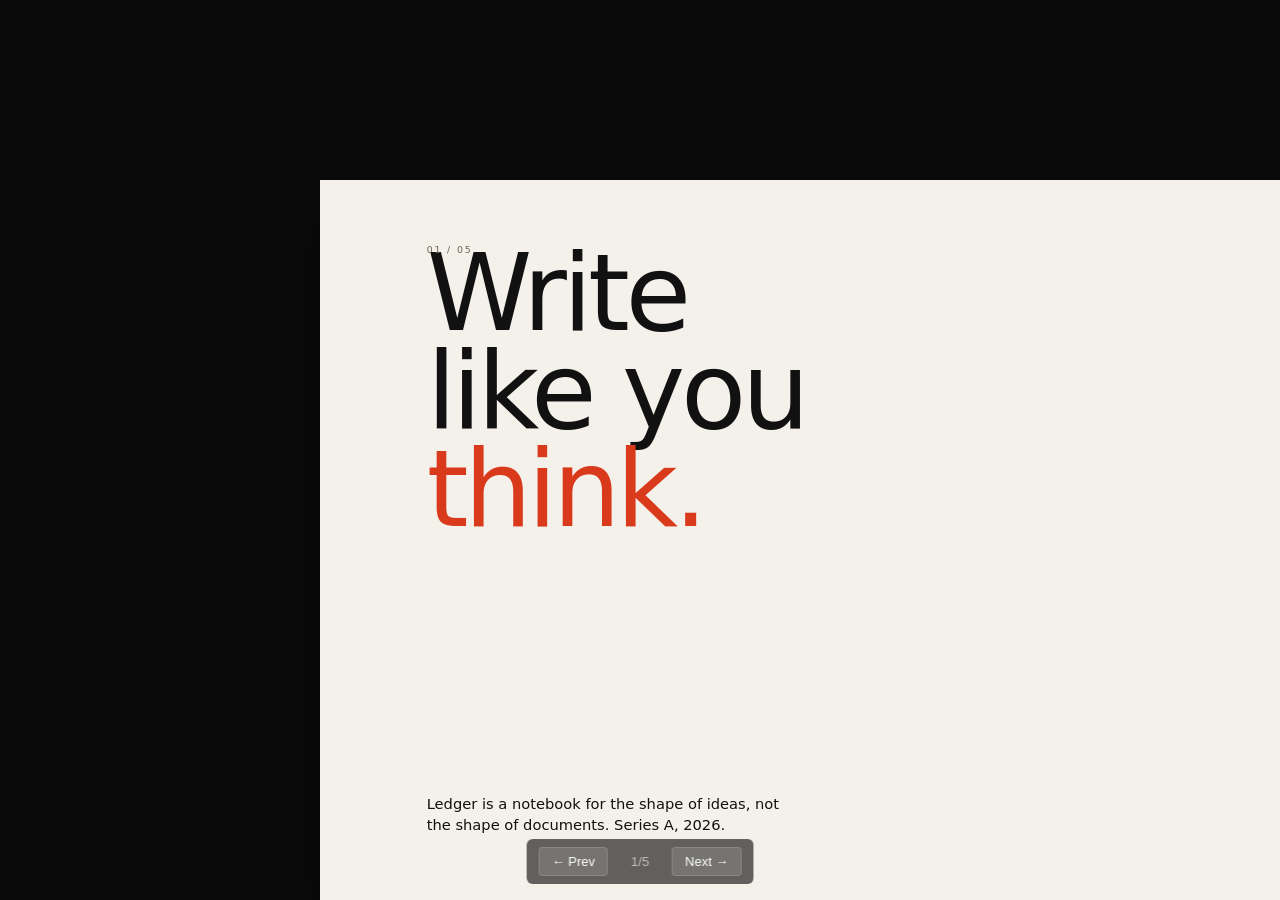
<file: .agents/skills/claude-design/demos/demo-1-deck.html>
<!doctype html>
<!--
  Demo 1 · Slide deck
  Style: Swiss Editorial (Pentagram / Vignelli lineage)
  System:
    Type: GT America (display) + GT America (body) — 14 / 22 / 32 / 72 / 160
    Color: #111 ink on #f4f0ea cream; accent #d93a1c used once per slide max
    Grid: 12 col, hairline horizontal rules, left-flush
    Rhythm: numbered sections, oversized folios, quiet captions

  Shows: deck scaling · 1-indexed data-screen-labels · keyboard nav · localStorage persistence
-->
<html lang="en">
<head>
  <meta charset="utf-8">
  <title>Demo · Ledger — a note-taking product (Swiss Editorial)</title>
  <link rel="preconnect" href="https://rsms.me/">
  <link rel="stylesheet" href="https://rsms.me/inter/inter.css">
  <style>
    :root {
      --cream: #f4f0ea;
      --ink: #111;
      --accent: #d93a1c;
      --rule: #1a1a1a;
      --mute: #6b6359;
    }
    * { box-sizing: border-box; }
    html, body {
      margin: 0; padding: 0; height: 100%; overflow: hidden;
      background: #0a0a0a;
      font-family: 'Inter', -apple-system, system-ui, sans-serif;
      font-feature-settings: 'ss01', 'ss03', 'cv11';
    }
    .stage { position: fixed; inset: 0; display: grid; place-items: center; }
    .canvas {
      width: 1920px; height: 1080px;
      background: var(--cream);
      transform-origin: center;
      position: relative;
      overflow: hidden;
      box-shadow: 0 40px 80px rgba(0,0,0,0.3);
    }
    .slide {
      position: absolute; inset: 0; display: none;
      color: var(--ink);
      padding: 96px 160px;
    }
    .slide.active { display: block; }

    /* Common atoms */
    .folio {
      position: absolute; top: 96px; left: 160px;
      font-size: 14px; letter-spacing: 0.2em; font-weight: 500;
      text-transform: uppercase; color: var(--mute);
    }
    .brand {
      position: absolute; top: 96px; right: 160px;
      font-size: 14px; letter-spacing: 0.2em; font-weight: 600;
      text-transform: uppercase; color: var(--ink);
    }
    .rule { border: none; border-top: 1px solid var(--rule); margin: 0; }
    .accent { color: var(--accent); }
    h1, h2, h3, h4 { font-weight: 500; letter-spacing: -0.02em; margin: 0; line-height: 1.02; }
    p  { font-size: 22px; line-height: 1.4; color: var(--ink); margin: 0; }
    .eyebrow { font-size: 14px; letter-spacing: 0.2em; text-transform: uppercase; color: var(--mute); font-weight: 500; }

    /* Slide 1 — Title */
    .s1 .title { font-size: 160px; font-weight: 400; letter-spacing: -0.04em; line-height: 0.92; }
    .s1 .sub { position: absolute; bottom: 96px; left: 160px; right: 160px; display: flex; justify-content: space-between; align-items: flex-end; gap: 64px; }
    .s1 .sub p { font-size: 22px; max-width: 540px; color: var(--ink); }
    .s1 .big-number { font-size: 240px; font-weight: 400; letter-spacing: -0.05em; line-height: 1; color: var(--accent); }

    /* Slide 2 — Section index */
    .s2 h2 { font-size: 96px; margin-bottom: 64px; font-weight: 400; }
    .s2 ol { list-style: none; padding: 0; margin: 0; counter-reset: item; }
    .s2 li {
      padding: 32px 0;
      border-top: 1px solid var(--rule);
      display: grid;
      grid-template-columns: 80px 1fr auto;
      align-items: center;
      font-size: 40px;
      font-weight: 400;
      letter-spacing: -0.01em;
    }
    .s2 li:last-child { border-bottom: 1px solid var(--rule); }
    .s2 li::before { content: counter(item, decimal-leading-zero); counter-increment: item; color: var(--mute); font-size: 22px; letter-spacing: 0.1em; }
    .s2 li .page-ref { font-size: 22px; color: var(--mute); letter-spacing: 0.1em; }

    /* Slide 3 — Problem / quote */
    .slide.active.s3 { display: grid; grid-template-rows: auto 1fr auto; gap: 64px; }
    .s3 .quote-body { font-size: 96px; font-weight: 400; letter-spacing: -0.03em; line-height: 1.05; max-width: 1300px; }
    .s3 .attrib { font-size: 20px; color: var(--mute); letter-spacing: 0.05em; }
    .s3 .quote-body .emph { color: var(--accent); }

    /* Slide 4 — Data */
    .s4 h3 { font-size: 40px; margin-bottom: 48px; font-weight: 400; }
    .s4 .grid { display: grid; grid-template-columns: repeat(3, 1fr); gap: 0; border-top: 1px solid var(--rule); }
    .s4 .cell { padding: 48px 0; border-bottom: 1px solid var(--rule); }
    .s4 .cell + .cell { border-left: 1px solid var(--rule); padding-left: 48px; }
    .s4 .stat { font-size: 128px; font-weight: 400; letter-spacing: -0.04em; line-height: 1; }
    .s4 .label { font-size: 18px; letter-spacing: 0.1em; text-transform: uppercase; color: var(--mute); margin-top: 16px; max-width: 420px; }
    .s4 .footnote { font-size: 16px; color: var(--mute); margin-top: 32px; letter-spacing: 0.02em; }

    /* Slide 5 — Close */
    .slide.active.s5 { display: grid; place-items: center; text-align: center; }
    .s5 .mark { font-size: 48px; font-weight: 500; letter-spacing: -0.01em; margin-bottom: 48px; }
    .s5 .contact { font-size: 22px; color: var(--mute); letter-spacing: 0.02em; }

    /* Chrome */
    .chrome {
      position: fixed; bottom: 16px; left: 50%; transform: translateX(-50%);
      display: flex; gap: 10px; align-items: center; z-index: 10;
      color: #fff; font-size: 13px; font-family: 'Inter', sans-serif;
      background: rgba(0,0,0,0.6); backdrop-filter: blur(8px);
      padding: 8px 12px; border-radius: 6px;
    }
    .chrome button {
      background: rgba(255,255,255,0.12); border: 1px solid rgba(255,255,255,0.15);
      color: white; font: inherit; padding: 6px 12px; border-radius: 4px; cursor: pointer;
    }
    .chrome button:hover { background: rgba(255,255,255,0.22); }
    .counter { opacity: 0.6; min-width: 44px; text-align: center; font-variant-numeric: tabular-nums; }
  </style>
</head>
<body>
  <div class="stage">
    <div class="canvas" id="canvas">

      <section class="slide active s1" data-screen-label="01 Title">
        <span class="folio">01 / 05</span>
        <span class="brand">Ledger</span>
        <h1 class="title">
          Write<br>
          like you<br>
          <span class="accent">think.</span>
        </h1>
        <div class="sub">
          <p>Ledger is a notebook for the shape of ideas, not the shape of documents. Series A, 2026.</p>
          <span class="big-number">01</span>
        </div>
      </section>

      <section class="slide s2" data-screen-label="02 Contents">
        <span class="folio">02 / 05</span>
        <span class="brand">Ledger</span>
        <hr class="rule">
        <h2>What we'll cover.</h2>
        <ol>
          <li><span>The moment a note becomes a thought</span><span class="page-ref">pp. 03</span></li>
          <li><span>Why outlining is the wrong primitive</span><span class="page-ref">pp. 04</span></li>
          <li><span>How Ledger earns its place in your day</span><span class="page-ref">pp. 05</span></li>
        </ol>
      </section>

      <section class="slide s3" data-screen-label="03 Problem">
        <span class="folio">03 / 05</span>
        <span class="brand">Ledger</span>
        <hr class="rule">
        <h3 class="eyebrow">Problem</h3>
        <p class="quote-body">
          Today's notes apps let you <span class="emph">type anything</span>,<br>
          but none of them help you <span class="emph">think about it</span>.
        </p>
        <div class="attrib">— OBSERVATIONS FROM 40 KNOWLEDGE WORKERS · MARCH 2026</div>
      </section>

      <section class="slide s4" data-screen-label="04 Data">
        <span class="folio">04 / 05</span>
        <span class="brand">Ledger</span>
        <hr class="rule">
        <h3>In the first 90 days, early users said:</h3>
        <div class="grid">
          <div class="cell">
            <div class="stat">73<span style="font-size: 64px;">%</span></div>
            <div class="label">Ended the day with fewer open browser tabs</div>
          </div>
          <div class="cell">
            <div class="stat">2.8<span style="font-size: 64px;">×</span></div>
            <div class="label">More notes cross-linked to prior notes vs. baseline</div>
          </div>
          <div class="cell">
            <div class="stat">40<span style="font-size: 64px;">%</span></div>
            <div class="label">Less time spent re-finding something they wrote last week</div>
          </div>
        </div>
        <div class="footnote">Self-reported; n = 112; baseline = primary note app before Ledger. Read the methodology at ledger.app/research.</div>
      </section>

      <section class="slide s5" data-screen-label="05 Close">
        <span class="folio">05 / 05</span>
        <span class="brand">Ledger</span>
        <div>
          <div class="mark"><span class="accent">Ledger</span></div>
          <div class="contact">hello@ledger.app · ledger.app</div>
        </div>
      </section>

    </div>
  </div>

  <nav class="chrome">
    <button id="prev">← Prev</button>
    <span class="counter" id="counter">1/5</span>
    <button id="next">Next →</button>
  </nav>

  <script>
    (() => {
      const canvas = document.getElementById('canvas');
      const slides = [...document.querySelectorAll('.slide')];
      const counter = document.getElementById('counter');
      const KEY = 'demo-1-deck-idx';
      let idx = Number(localStorage.getItem(KEY)) || 0;
      if (idx < 0 || idx >= slides.length) idx = 0;

      const go = (to) => {
        idx = Math.max(0, Math.min(slides.length - 1, to));
        slides.forEach((s, i) => s.classList.toggle('active', i === idx));
        counter.textContent = `${idx + 1}/${slides.length}`;
        localStorage.setItem(KEY, String(idx));
      };
      const fit = () => {
        const s = Math.min(innerWidth / 1920, innerHeight / 1080);
        canvas.style.transform = `scale(${s})`;
      };
      document.getElementById('prev').onclick = () => go(idx - 1);
      document.getElementById('next').onclick = () => go(idx + 1);
      addEventListener('keydown', (e) => {
        if (['ArrowLeft', 'PageUp'].includes(e.key)) go(idx - 1);
        if (['ArrowRight', 'PageDown', ' '].includes(e.key)) go(idx + 1);
      });
      addEventListener('resize', fit);
      fit();
      go(idx);
    })();
  </script>
</body>
</html>
</file>
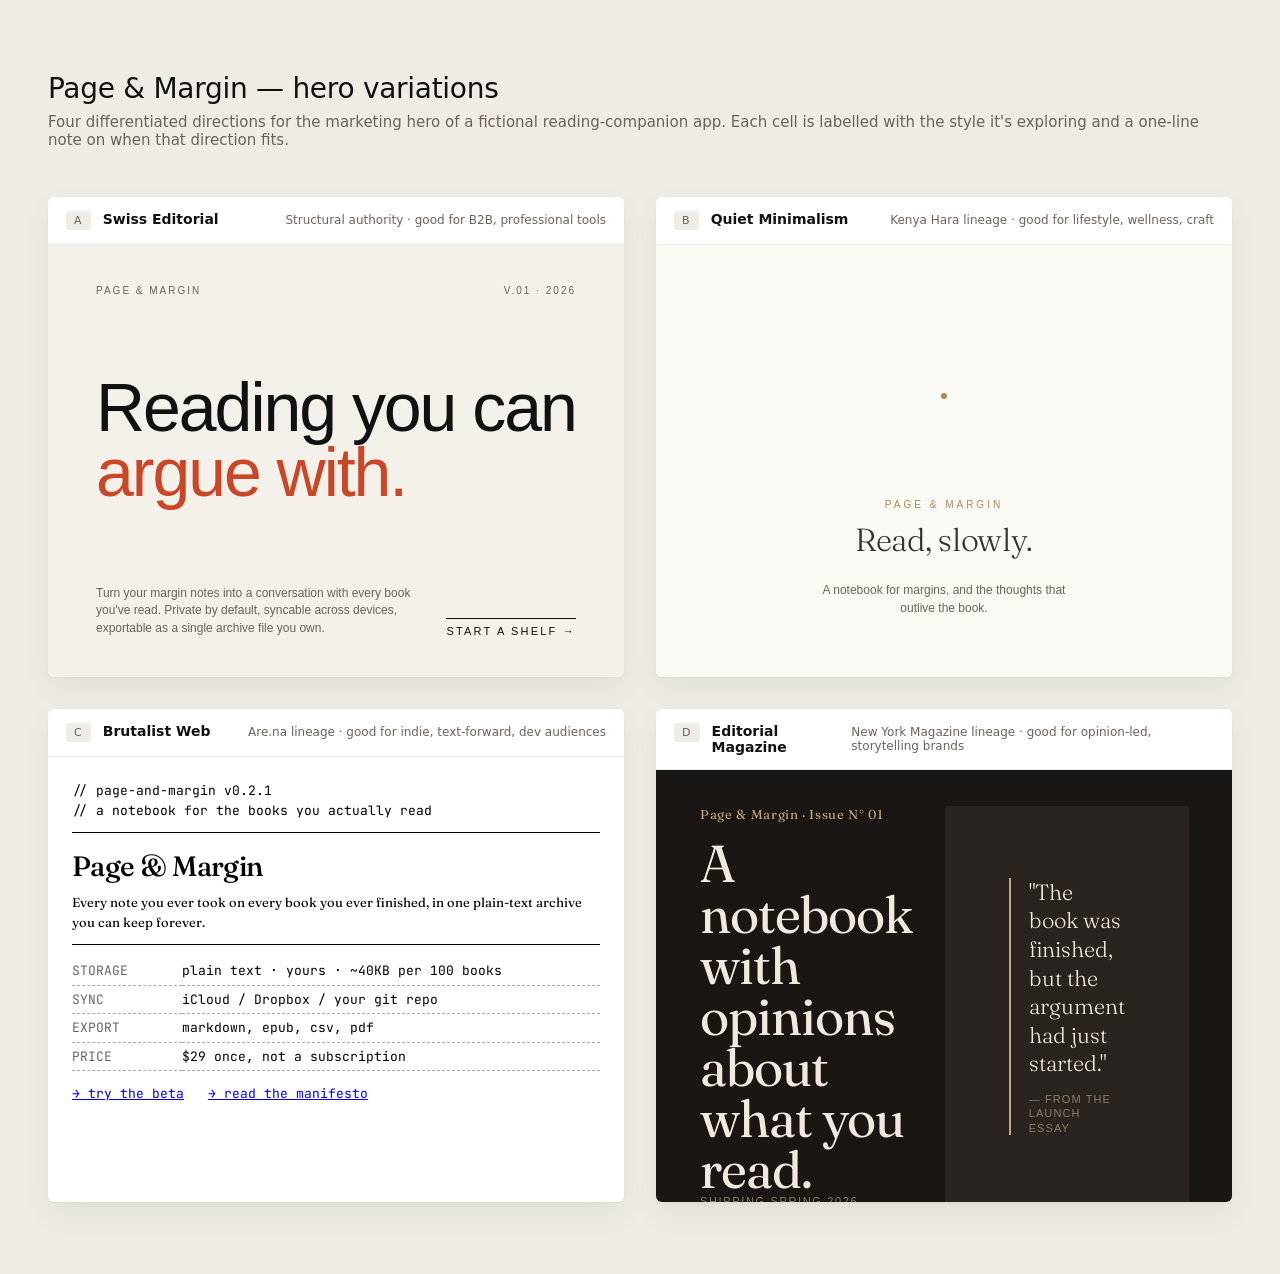
<file: .agents/skills/claude-design/demos/demo-2-canvas.html>
<!doctype html>
<!--
  Demo 2 · Design canvas
  Shows three differentiated hero variants for a fictional reading-companion app
  ("Page & Margin"), drawn from three different design schools:
    A · Swiss Editorial — structural, precise, quiet authority
    B · Kenya Hara minimalism — generous whitespace, single focal object
    C · Brutalist web — raw text, monospace, no polish

  Each cell is the same size (so variants compare cleanly), labeled with what
  it's exploring, on a neutral cream canvas so the variant colors read correctly.
-->
<html lang="en">
<head>
  <meta charset="utf-8">
  <title>Demo · Page & Margin — hero variations</title>
  <link rel="stylesheet" href="https://rsms.me/inter/inter.css">
  <link rel="preconnect" href="https://fonts.googleapis.com">
  <link href="https://fonts.googleapis.com/css2?family=Fraunces:opsz,wght@9..144,300;9..144,400;9..144,500&family=JetBrains+Mono:wght@400;500&display=swap" rel="stylesheet">
  <style>
    * { box-sizing: border-box; }
    html, body { margin: 0; font-family: 'Inter', system-ui, sans-serif; background: #efece5; color: #111; }
    .page {
      max-width: 1440px; margin: 0 auto; padding: 72px 48px;
    }
    .page > header { margin-bottom: 48px; }
    .page-title { font-size: 28px; font-weight: 500; letter-spacing: -0.01em; margin: 0; }
    .page-sub { margin: 8px 0 0; color: #6b6359; font-size: 15px; }

    .canvas {
      display: grid; grid-template-columns: repeat(2, 1fr); gap: 32px;
    }
    .cell {
      background: white; border-radius: 6px; overflow: hidden;
      box-shadow: 0 1px 2px rgba(0,0,0,0.03), 0 12px 28px rgba(0,0,0,0.06);
    }
    .cell-head {
      padding: 14px 18px; border-bottom: 1px solid #eee;
      display: flex; align-items: baseline; gap: 12px;
    }
    .cell-head .tag {
      font-size: 11px; letter-spacing: 0.1em; text-transform: uppercase;
      padding: 3px 8px; border-radius: 3px;
      background: #efece5; color: #6b6359; font-weight: 500;
    }
    .cell-head h3 { font-size: 14px; margin: 0; font-weight: 600; }
    .cell-head .why { font-size: 12px; color: #6b6359; margin-left: auto; }
    .cell-body { aspect-ratio: 4 / 3; position: relative; overflow: hidden; }

    /* Variant A — Swiss Editorial */
    .vA {
      background: #f4f0ea; color: #111;
      padding: 40px 48px;
      display: grid; grid-template-rows: auto 1fr auto;
      font-family: 'Inter', sans-serif;
    }
    .vA .head { display: flex; justify-content: space-between; font-size: 10px; letter-spacing: 0.2em; text-transform: uppercase; color: #6b6359; font-weight: 500; }
    .vA .headline {
      font-size: 68px; line-height: 0.96; letter-spacing: -0.03em; font-weight: 400;
      margin: auto 0; max-width: 540px;
    }
    .vA .accent { color: #c94727; }
    .vA .foot { display: grid; grid-template-columns: 1fr auto; align-items: end; gap: 24px; }
    .vA .foot p { font-size: 12px; color: #6b6359; margin: 0; max-width: 340px; line-height: 1.45; }
    .vA .cta { font-size: 11px; letter-spacing: 0.2em; text-transform: uppercase; font-weight: 500; border-top: 1px solid #111; padding-top: 6px; }

    /* Variant B — Kenya Hara minimalism */
    .vB {
      background: #fbf9f4; color: #333;
      padding: 48px 56px;
      display: grid; grid-template-rows: 1fr auto;
      font-family: 'Fraunces', serif;
    }
    .vB .dot {
      width: 6px; height: 6px; border-radius: 50%;
      background: #a88a5e; margin: auto;
    }
    .vB .foot { display: grid; place-items: center; text-align: center; gap: 10px; }
    .vB .eyebrow { font-size: 10px; letter-spacing: 0.3em; text-transform: uppercase; color: #a88a5e; font-family: 'Inter', sans-serif; font-weight: 500; }
    .vB .name { font-size: 32px; font-weight: 300; letter-spacing: -0.01em; }
    .vB .tag { font-size: 12px; color: #6b6359; font-family: 'Inter', sans-serif; max-width: 280px; line-height: 1.5; }

    /* Variant C — Brutalist web */
    .vC {
      background: white; color: #000;
      padding: 24px;
      font-family: 'JetBrains Mono', monospace;
      font-size: 13px; line-height: 1.5;
    }
    .vC pre { margin: 0; font: inherit; white-space: pre-wrap; }
    .vC hr { border: none; border-top: 1px solid #000; margin: 12px 0; }
    .vC h1 { font-size: 28px; font-weight: 500; margin: 0 0 6px; font-family: 'Fraunces', serif; letter-spacing: -0.02em; }
    .vC .link { color: #0000ee; text-decoration: underline; }
    .vC table { width: 100%; border-collapse: collapse; margin: 8px 0; }
    .vC td { padding: 4px 8px 4px 0; vertical-align: top; border-bottom: 1px dashed #aaa; }
    .vC td:first-child { color: #666; width: 110px; }

    /* Variant D — Editorial magazine */
    .vD {
      background: #1a1613; color: #f0e9dd;
      padding: 36px 44px;
      display: grid; grid-template-columns: 1fr 1fr; gap: 32px;
      font-family: 'Inter', sans-serif;
    }
    .vD .left { display: grid; grid-template-rows: auto 1fr auto; }
    .vD .masthead { font-family: 'Fraunces', serif; font-size: 13px; letter-spacing: 0.05em; color: #c4a77d; }
    .vD .deck {
      font-family: 'Fraunces', serif; font-weight: 400;
      font-size: 52px; line-height: 0.98; letter-spacing: -0.02em;
      margin-top: 16px;
    }
    .vD .byline { font-size: 11px; letter-spacing: 0.15em; text-transform: uppercase; color: #8a7c68; margin-top: auto; }
    .vD .right { background: #2a2420; border-radius: 3px; display: grid; place-items: center; padding: 24px; }
    .vD .pull-quote {
      font-family: 'Fraunces', serif; font-weight: 300; font-size: 22px; line-height: 1.3;
      border-left: 2px solid #c4a77d; padding-left: 18px; color: #f0e9dd;
    }
    .vD .pull-quote cite { display: block; margin-top: 14px; font-family: 'Inter', sans-serif; font-size: 11px; font-style: normal; color: #8a7c68; letter-spacing: 0.1em; text-transform: uppercase; }
  </style>
</head>
<body>
  <div class="page">
    <header>
      <h1 class="page-title">Page &amp; Margin — hero variations</h1>
      <p class="page-sub">Four differentiated directions for the marketing hero of a fictional reading-companion app. Each cell is labelled with the style it's exploring and a one-line note on when that direction fits.</p>
    </header>

    <main class="canvas">

      <section class="cell">
        <div class="cell-head">
          <span class="tag">A</span>
          <h3>Swiss Editorial</h3>
          <span class="why">Structural authority · good for B2B, professional tools</span>
        </div>
        <div class="cell-body vA">
          <div class="head">
            <span>Page &amp; Margin</span>
            <span>V.01 · 2026</span>
          </div>
          <h2 class="headline">Reading you can <span class="accent">argue with.</span></h2>
          <div class="foot">
            <p>Turn your margin notes into a conversation with every book you've read. Private by default, syncable across devices, exportable as a single archive file you own.</p>
            <div class="cta">Start a shelf →</div>
          </div>
        </div>
      </section>

      <section class="cell">
        <div class="cell-head">
          <span class="tag">B</span>
          <h3>Quiet Minimalism</h3>
          <span class="why">Kenya Hara lineage · good for lifestyle, wellness, craft</span>
        </div>
        <div class="cell-body vB">
          <div class="dot" aria-hidden="true"></div>
          <div class="foot">
            <span class="eyebrow">Page &amp; Margin</span>
            <div class="name">Read, slowly.</div>
            <p class="tag">A notebook for margins, and the thoughts that outlive the book.</p>
          </div>
        </div>
      </section>

      <section class="cell">
        <div class="cell-head">
          <span class="tag">C</span>
          <h3>Brutalist Web</h3>
          <span class="why">Are.na lineage · good for indie, text-forward, dev audiences</span>
        </div>
        <div class="cell-body vC">
          <pre>// page-and-margin v0.2.1
// a notebook for the books you actually read</pre>
          <hr>
          <h1>Page &amp; Margin</h1>
          <p style="font-family: 'Fraunces', serif; margin: 0 0 10px;">Every note you ever took on every book you ever finished, in one plain-text archive you can keep forever.</p>
          <hr>
          <table>
            <tr><td>STORAGE</td><td>plain text · yours · ~40KB per 100 books</td></tr>
            <tr><td>SYNC</td><td>iCloud / Dropbox / your git repo</td></tr>
            <tr><td>EXPORT</td><td>markdown, epub, csv, pdf</td></tr>
            <tr><td>PRICE</td><td>$29 once, not a subscription</td></tr>
          </table>
          <p><a class="link" href="#">→ try the beta</a> &nbsp; <a class="link" href="#">→ read the manifesto</a></p>
        </div>
      </section>

      <section class="cell">
        <div class="cell-head">
          <span class="tag">D</span>
          <h3>Editorial Magazine</h3>
          <span class="why">New York Magazine lineage · good for opinion-led, storytelling brands</span>
        </div>
        <div class="cell-body vD">
          <div class="left">
            <div class="masthead">Page &amp; Margin · Issue N° 01</div>
            <div class="deck">A notebook<br>with opinions<br>about what you read.</div>
            <div class="byline">Shipping Spring 2026</div>
          </div>
          <div class="right">
            <blockquote class="pull-quote">
              "The book was finished,<br>but the argument had just started."
              <cite>— from the launch essay</cite>
            </blockquote>
          </div>
        </div>
      </section>

    </main>
  </div>
</body>
</html>
</file>
